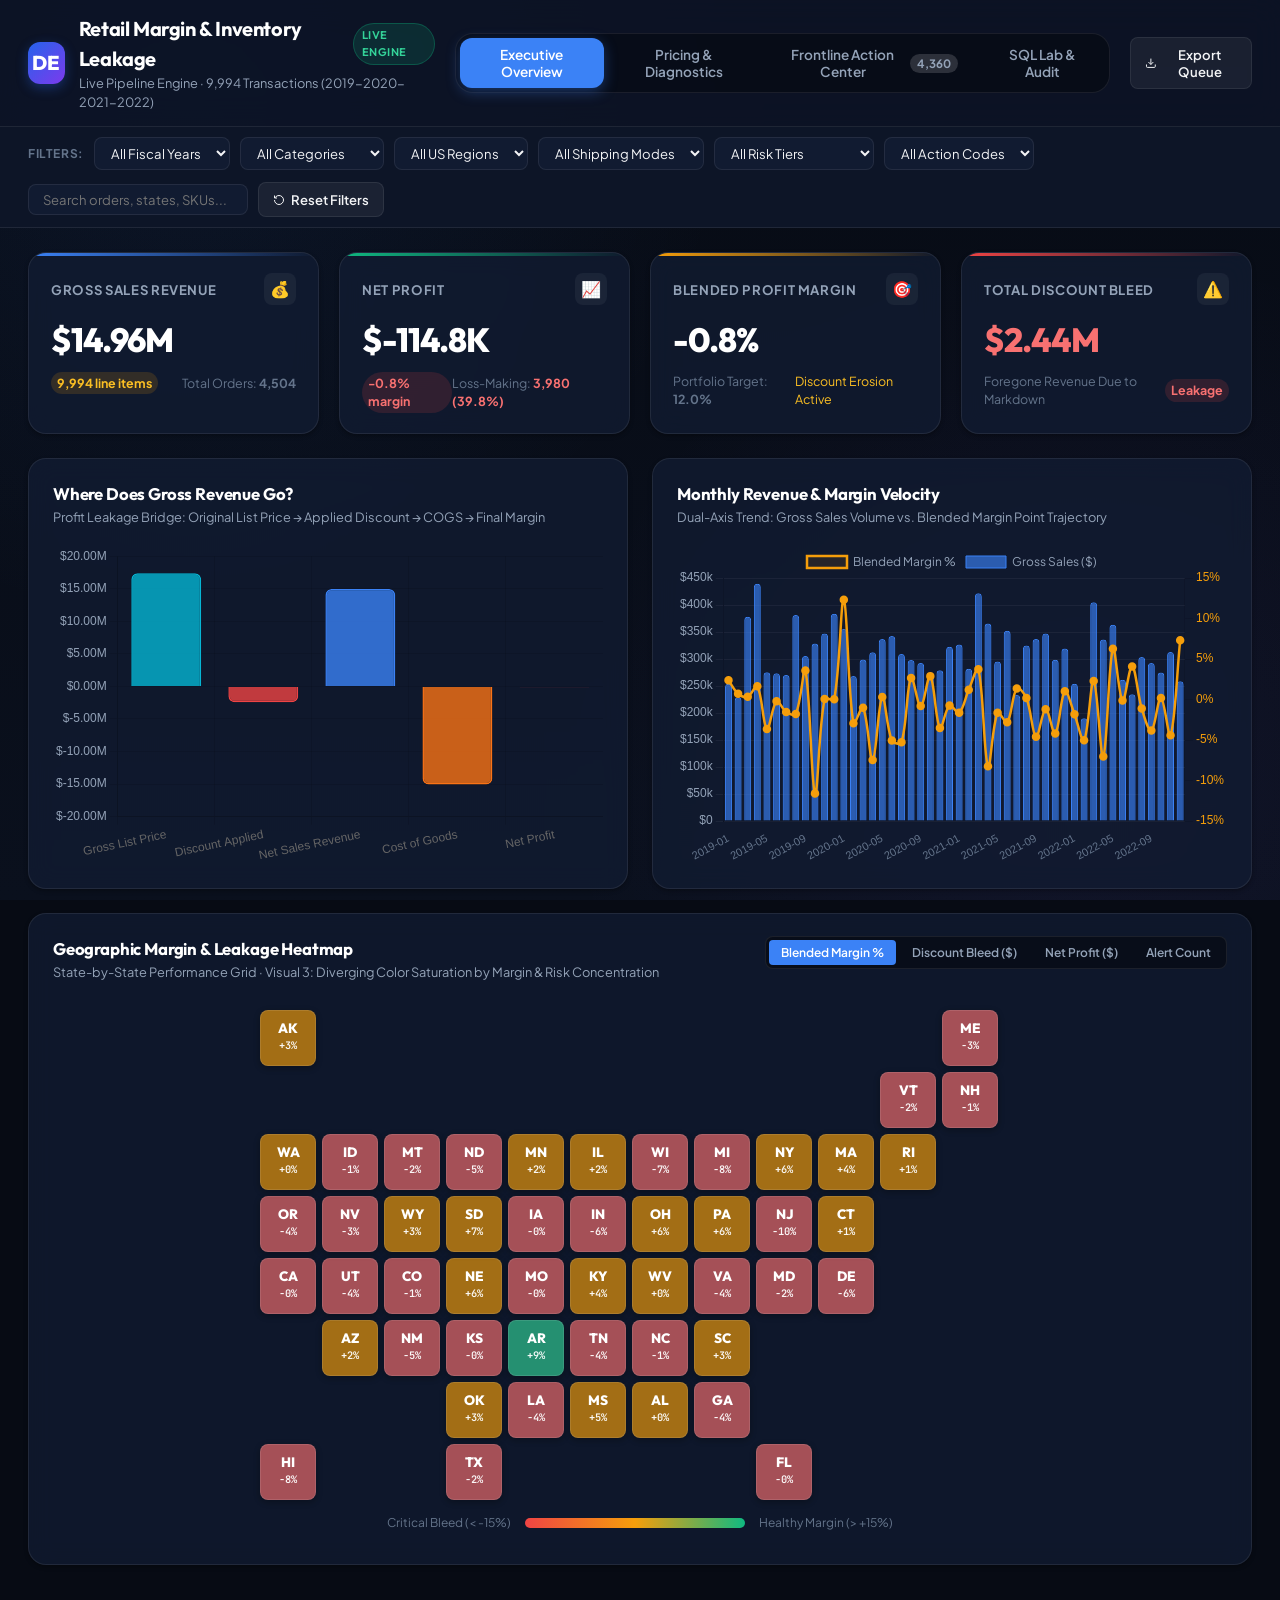
<file: index.html>
<!DOCTYPE html>
<html lang="en">
<head>
  <meta charset="UTF-8">
  <meta http-equiv="refresh" content="0; url=dashboard/index.html">
  <meta name="viewport" content="width=device-width, initial-scale=1.0">
  <title>Retail Margin &amp; Inventory Leakage — Live Decision Engine</title>
  <script>
    window.location.replace("dashboard/index.html");
  </script>
  <style>
    body {
      font-family: -apple-system, BlinkMacSystemFont, "Segoe UI", Roboto, sans-serif;
      background: #0f172a;
      color: #f8fafc;
      display: flex;
      align-items: center;
      justify-content: center;
      height: 100vh;
      margin: 0;
      text-align: center;
    }
    .card {
      background: #1e293b;
      padding: 2.5rem 3rem;
      border-radius: 12px;
      border: 1px solid #334155;
      box-shadow: 0 10px 25px -5px rgba(0, 0, 0, 0.4);
    }
    h1 {
      font-size: 1.5rem;
      margin-bottom: 0.5rem;
    }
    p {
      color: #94a3b8;
      margin-bottom: 1.5rem;
    }
    a {
      display: inline-block;
      background: #3b82f6;
      color: #ffffff;
      padding: 0.75rem 1.5rem;
      border-radius: 6px;
      text-decoration: none;
      font-weight: 500;
      transition: background 0.2s;
    }
    a:hover {
      background: #2563eb;
    }
  </style>
</head>
<body>
  <div class="card">
    <h1>Retail Margin &amp; Inventory Leakage</h1>
    <p>Redirecting to the Decision Engine Dashboard...</p>
    <a href="dashboard/index.html">Click here if not redirected automatically</a>
  </div>
</body>
</html>
</file>
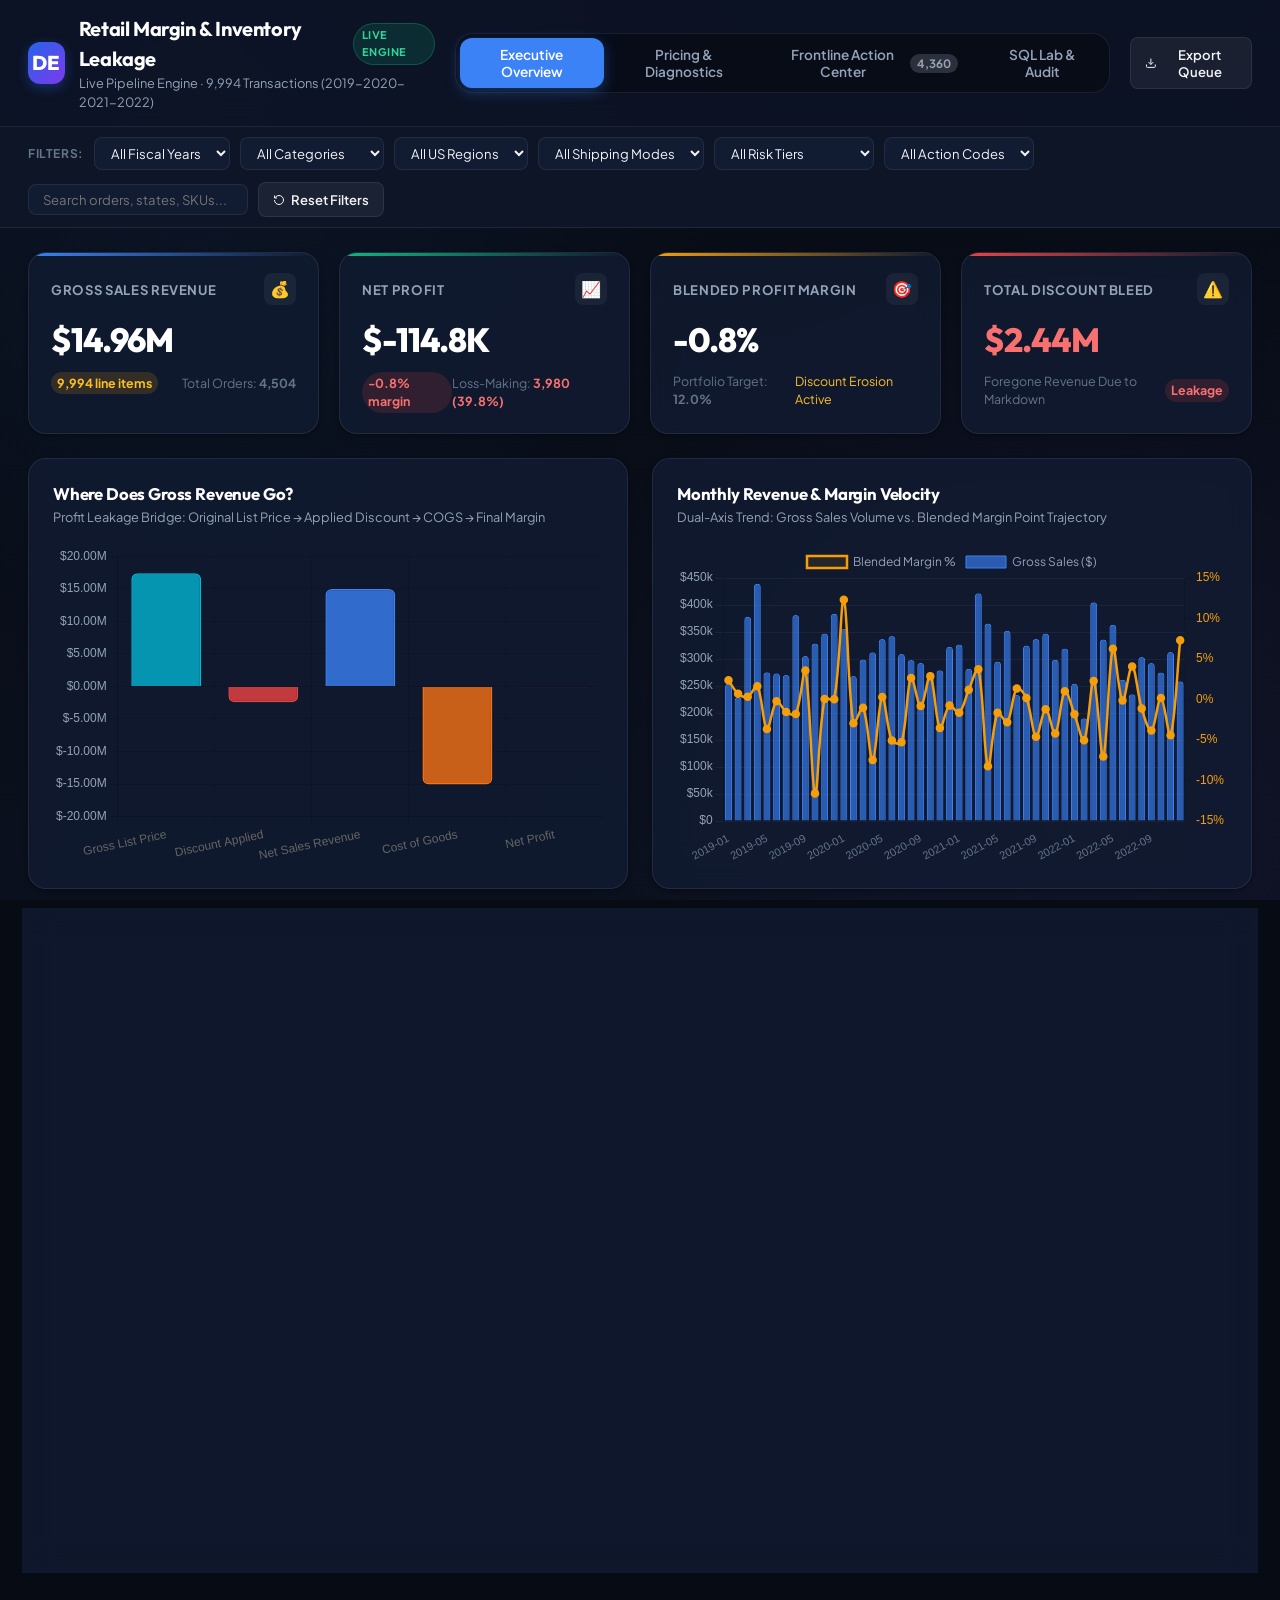
<file: dashboard/index.html>
<!DOCTYPE html>
<html lang="en">
<head>
  <meta charset="UTF-8">
  <meta name="viewport" content="width=device-width, initial-scale=1.0">
  <meta name="description" content="Retail Margin & Inventory Leakage: A Last-Mile Decision Engine interactive operational dashboard.">
  <title>Retail Margin &amp; Inventory Leakage — Decision Engine Dashboard</title>
  <link rel="stylesheet" href="css/style.css">
  <link rel="icon" href="data:image/svg+xml,<svg xmlns=%22http://www.w3.org/2000/svg%22 viewBox=%220 0 100 100%22><text y=%22.9em%22 font-size=%2290%22>📊</text></svg>">
</head>
<body>

  <!-- Top Sticky Header -->
  <header class="app-header">
    <div class="header-container">
      <div class="brand-section">
        <div class="brand-badge">DE</div>
        <div class="brand-titles">
          <h1 id="app-title">
            Retail Margin &amp; Inventory Leakage
            <span class="status-badge" id="pipeline-status">Live Engine</span>
          </h1>
          <p id="last-updated-text">A Last-Mile Operational Decision Engine · 9,994 Transaction Records</p>
        </div>
      </div>

      <!-- Main Navigation Tabs -->
      <nav class="nav-tabs" aria-label="Dashboard views">
        <button class="tab-btn active" id="tab-btn-exec" data-tab="tab-executive">
          <span>Executive Overview</span>
        </button>
        <button class="tab-btn" id="tab-btn-cat" data-tab="tab-category">
          <span>Pricing &amp; Diagnostics</span>
        </button>
        <button class="tab-btn" id="tab-btn-ops" data-tab="tab-operations">
          <span>Frontline Action Center</span>
          <span class="tab-pill" id="nav-alert-count">0</span>
        </button>
        <button class="tab-btn" id="tab-btn-sql" data-tab="tab-sql">
          <span>SQL Lab &amp; Audit</span>
        </button>
      </nav>

      <div class="header-actions">
        <button class="btn-secondary" id="btn-export-alerts" title="Export Action Queue to CSV">
          <svg width="14" height="14" viewBox="0 0 24 24" fill="none" stroke="currentColor" stroke-width="2"><path d="M21 15v4a2 2 0 0 1-2 2H5a2 2 0 0 1-2-2v-4"></path><polyline points="7 10 12 15 17 10"></polyline><line x1="12" y1="15" x2="12" y2="3"></line></svg>
          Export Queue
        </button>
      </div>
    </div>
  </header>

  <!-- Interactive Global Filter Bar -->
  <section class="filter-bar" aria-label="Filters">
    <div class="filter-container">
      <div class="filter-group">
        <span class="filter-label">Filters:</span>

        <!-- Fiscal Year Slicer -->
        <select class="filter-select" id="filter-year" aria-label="Filter by Fiscal Year">
          <option value="ALL">All Fiscal Years</option>
          <option value="2022">FY 2022</option>
          <option value="2021">FY 2021</option>
          <option value="2020">FY 2020</option>
          <option value="2019">FY 2019</option>
        </select>

        <!-- Category Slicer -->
        <select class="filter-select" id="filter-category" aria-label="Filter by Category">
          <option value="ALL">All Categories</option>
          <option value="Furniture">Furniture</option>
          <option value="Technology">Technology</option>
          <option value="Office Supplies">Office Supplies</option>
        </select>

        <!-- Region Slicer -->
        <select class="filter-select" id="filter-region" aria-label="Filter by Region">
          <option value="ALL">All US Regions</option>
          <option value="West">West</option>
          <option value="East">East</option>
          <option value="Central">Central</option>
          <option value="South">South</option>
        </select>

        <!-- Ship Mode Slicer -->
        <select class="filter-select" id="filter-shipmode" aria-label="Filter by Shipping Mode">
          <option value="ALL">All Shipping Modes</option>
          <option value="Same Day">Same Day</option>
          <option value="First Class">First Class</option>
          <option value="Second Class">Second Class</option>
          <option value="Standard Class">Standard Class</option>
        </select>

        <!-- Alert Priority Slicer -->
        <select class="filter-select" id="filter-priority" aria-label="Filter by Alert Priority">
          <option value="ALL">All Risk Tiers</option>
          <option value="ALERT_ONLY">Active Alerts Only</option>
          <option value="1">Priority 1 (Urgent)</option>
          <option value="2">Priority 2 (High)</option>
          <option value="3">Priority 3 (Medium)</option>
          <option value="4">Priority 4 (Low)</option>
        </select>

        <!-- Action Code Slicer -->
        <select class="filter-select" id="filter-action" aria-label="Filter by Action Code">
          <option value="ALL">All Action Codes</option>
          <option value="FREEZE_DISCOUNT">Freeze Discount</option>
          <option value="AUDIT_FREIGHT">Audit Freight</option>
          <option value="URGENT_RESTOCK">Urgent Restock</option>
        </select>
      </div>

      <div class="filter-group">
        <input type="text" class="search-input" id="filter-search" placeholder="Search orders, states, SKUs..." aria-label="Search alerts and orders">
        <button class="btn-secondary" id="btn-reset-filters" title="Reset all filters to defaults">
          <svg width="12" height="12" viewBox="0 0 24 24" fill="none" stroke="currentColor" stroke-width="2"><path d="M3 12a9 9 0 1 0 9-9 9.75 9.75 0 0 0-6.74 2.74L3 8"></path><path d="M3 3v5h5"></path></svg>
          Reset Filters
        </button>
      </div>
    </div>

    <!-- Active Filter Tags / Chips -->
    <div class="active-chips-bar" id="active-filter-chips" style="display: none;"></div>
  </section>

  <!-- Main Workspace -->
  <main class="app-main">

    <!-- TAB 1: EXECUTIVE MARGIN & REVENUE HEALTH -->
    <div class="tab-content active" id="tab-executive">
      
      <!-- Primary KPI Row -->
      <div class="kpi-grid">
        <div class="kpi-card" style="--accent-color: var(--blue-500);">
          <div class="kpi-header">
            <span class="kpi-title">Gross Sales Revenue</span>
            <div class="kpi-icon">💰</div>
          </div>
          <div class="kpi-value" id="kpi-gross-sales">$0</div>
          <div class="kpi-footer">
            <span class="kpi-delta positive" id="delta-sales">+0.0% YoY</span>
            <span>Total Orders: <strong id="metric-total-orders">0</strong></span>
          </div>
        </div>

        <div class="kpi-card" style="--accent-color: var(--teal-500);">
          <div class="kpi-header">
            <span class="kpi-title">Net Profit</span>
            <div class="kpi-icon">📈</div>
          </div>
          <div class="kpi-value" id="kpi-net-profit">$0</div>
          <div class="kpi-footer">
            <span class="kpi-delta positive" id="delta-margin">+0.0 pp YoY</span>
            <span>Loss-Making: <strong id="metric-loss-orders" style="color: var(--rose-400);">0</strong></span>
          </div>
        </div>

        <div class="kpi-card" style="--accent-color: var(--amber-500);">
          <div class="kpi-header">
            <span class="kpi-title">Blended Profit Margin</span>
            <div class="kpi-icon">🎯</div>
          </div>
          <div class="kpi-value" id="kpi-margin-pct">0.0%</div>
          <div class="kpi-footer">
            <span>Portfolio Target: <strong>12.0%</strong></span>
            <span style="color: var(--amber-400);">Discount Erosion Active</span>
          </div>
        </div>

        <div class="kpi-card" style="--accent-color: var(--rose-500);">
          <div class="kpi-header">
            <span class="kpi-title">Total Discount Bleed</span>
            <div class="kpi-icon">⚠️</div>
          </div>
          <div class="kpi-value" id="kpi-discount-loss" style="color: var(--rose-400);">$0</div>
          <div class="kpi-footer">
            <span>Foregone Revenue Due to Markdown</span>
            <span class="kpi-delta negative">Leakage</span>
          </div>
        </div>
      </div>

      <!-- Visual 2 & Visual 4: Waterfall & Monthly Trend -->
      <div class="visuals-row">
        <!-- Visual 2: Profit Leakage Waterfall -->
        <div class="visual-card">
          <div class="visual-header">
            <div class="visual-title">
              <h3>Where Does Gross Revenue Go?</h3>
              <p>Profit Leakage Bridge: Original List Price → Applied Discount → COGS → Final Margin</p>
            </div>
          </div>
          <div class="chart-container">
            <canvas id="chart-waterfall"></canvas>
          </div>
        </div>

        <!-- Visual 4: Dual-Axis Revenue & Margin Over Time -->
        <div class="visual-card">
          <div class="visual-header">
            <div class="visual-title">
              <h3>Monthly Revenue &amp; Margin Velocity</h3>
              <p>Dual-Axis Trend: Gross Sales Volume vs. Blended Margin Point Trajectory</p>
            </div>
          </div>
          <div class="chart-container">
            <canvas id="chart-monthly-trend"></canvas>
          </div>
        </div>
      </div>

      <!-- Visual 3: Geographic State Margin Health Cartogram Heatmap -->
      <div class="visual-card visuals-full">
        <div class="visual-header">
          <div class="visual-title">
            <h3>Geographic Margin &amp; Leakage Heatmap</h3>
            <p>State-by-State Performance Grid · Visual 3: Diverging Color Saturation by Margin &amp; Risk Concentration</p>
          </div>
          <div class="metric-toggle-group" id="state-heatmap-toggles">
            <button class="metric-toggle-btn active" data-metric="margin_pct">Blended Margin %</button>
            <button class="metric-toggle-btn" data-metric="discount_bleed">Discount Bleed ($)</button>
            <button class="metric-toggle-btn" data-metric="profit">Net Profit ($)</button>
            <button class="metric-toggle-btn" data-metric="alert_count">Alert Count</button>
          </div>
        </div>

        <div class="state-cartogram-wrapper">
          <div class="state-cartogram-grid" id="state-cartogram-container">
            <!-- Rendered dynamically by app.js -->
          </div>
          <div class="heatmap-legend-bar">
            <span>Critical Bleed (&lt; -15%)</span>
            <div class="legend-gradient-strip"></div>
            <span>Healthy Margin (&gt; +15%)</span>
          </div>
        </div>
      </div>

    </div>

    <!-- TAB 2: CATEGORY & PRICING DIAGNOSTICS -->
    <div class="tab-content" id="tab-category">
      
      <!-- Visual 5 & Visual 6: Quadrant Scatter & Sub-Category Ranking -->
      <div class="visuals-row">
        <!-- Visual 5: Pricing Quadrant Scatter -->
        <div class="visual-card">
          <div class="visual-header">
            <div class="visual-title">
              <h3>The Pricing Quadrant: Discount Rate vs. Margin %</h3>
              <p>Bubble size = Gross Revenue. Identifies structural discount traps vs. stars.</p>
            </div>
          </div>
          <div class="chart-container">
            <canvas id="chart-pricing-quadrant"></canvas>
          </div>
          
          <div class="quadrant-legend-grid">
            <div class="quadrant-item star"><strong>★ STAR</strong><br>Low Disc &lt; 20% | High Margin</div>
            <div class="quadrant-item monitor"><strong>◉ MONITOR</strong><br>High Disc ≥ 20% | Profitable</div>
            <div class="quadrant-item investigate"><strong>▲ INVESTIGATE</strong><br>Low Disc &lt; 20% | Loss Leader</div>
            <div class="quadrant-item danger"><strong>✖ DANGER ZONE</strong><br>High Disc ≥ 20% | Severe Bleed</div>
          </div>
        </div>

        <!-- Visual 6: Sub-Category Profit Ranking -->
        <div class="visual-card">
          <div class="visual-header">
            <div class="visual-title">
              <h3>Sub-Category Net Profit Contribution</h3>
              <p>Loss Leaders Highlighted (Tables, Bookcases, Supplies driving majority of leakage)</p>
            </div>
          </div>
          <div class="chart-container">
            <canvas id="chart-category-ranking"></canvas>
          </div>
        </div>
      </div>

      <!-- Visual 7: Sub-Category x Region Cross-Dimensional Profitability Heatmap -->
      <div class="visual-card visuals-full" style="margin-top: 24px;">
        <div class="visual-header">
          <div class="visual-title">
            <h3>Cross-Dimensional Heatmap: Sub-Category × Region Profitability</h3>
            <p>Visual 7: Identifies geographic cluster anomalies (e.g. Tables in Central, Bookcases in East)</p>
          </div>
          <div class="metric-toggle-group" id="subcat-heatmap-toggles">
            <button class="metric-toggle-btn active" data-metric="margin_pct">Margin %</button>
            <button class="metric-toggle-btn" data-metric="profit">Net Profit ($)</button>
            <button class="metric-toggle-btn" data-metric="sales">Gross Sales ($)</button>
            <button class="metric-toggle-btn" data-metric="avg_discount">Avg Discount %</button>
          </div>
        </div>

        <div class="heatmap-table-wrapper" id="subcat-heatmap-container">
          <!-- Rendered dynamically by app.js -->
        </div>
        <div class="heatmap-legend-bar">
          <span>High Loss / Margin Erosion</span>
          <div class="legend-gradient-strip"></div>
          <span>High Profit / Expanding Margin</span>
        </div>
      </div>

    </div>

    <!-- TAB 3: FRONTLINE ACTION CENTER -->
    <div class="tab-content" id="tab-operations">
      
      <!-- Operations KPI Summary -->
      <div class="kpi-grid">
        <div class="kpi-card" style="--accent-color: var(--purple-500);">
          <div class="kpi-header">
            <span class="kpi-title">Freeze Discount Alerts</span>
            <div class="kpi-icon">🛑</div>
          </div>
          <div class="kpi-value" id="op-kpi-freeze">0</div>
          <div class="kpi-footer">
            <span>Owner: <strong>Category Manager</strong></span>
            <span>SLA: <strong>4 hrs</strong></span>
          </div>
        </div>

        <div class="kpi-card" style="--accent-color: var(--cyan-500);">
          <div class="kpi-header">
            <span class="kpi-title">Audit Freight Alerts</span>
            <div class="kpi-icon">🚚</div>
          </div>
          <div class="kpi-value" id="op-kpi-audit">0</div>
          <div class="kpi-footer">
            <span>Owner: <strong>Logistics Lead</strong></span>
            <span>SLA: <strong>2-8 hrs</strong></span>
          </div>
        </div>

        <div class="kpi-card" style="--accent-color: var(--amber-500);">
          <div class="kpi-header">
            <span class="kpi-title">Urgent Restock / High-Vol</span>
            <div class="kpi-icon">📦</div>
          </div>
          <div class="kpi-value" id="op-kpi-restock">0</div>
          <div class="kpi-footer">
            <span>Owner: <strong>Store Operations</strong></span>
            <span>SLA: <strong>24 hrs</strong></span>
          </div>
        </div>

        <div class="kpi-card" style="--accent-color: var(--rose-500);">
          <div class="kpi-header">
            <span class="kpi-title">Total Revenue at Risk</span>
            <div class="kpi-icon">⚡</div>
          </div>
          <div class="kpi-value" id="op-kpi-revenue-risk" style="color: var(--rose-400);">$0</div>
          <div class="kpi-footer">
            <span>Orders Requiring Immediate Action</span>
            <span class="kpi-delta negative">Action Required</span>
          </div>
        </div>
      </div>

      <!-- Visual 8 & Visual 9: Heatmap & Histogram -->
      <div class="visuals-row">
        <!-- Visual 8: Fulfillment Delay Heatmap -->
        <div class="visual-card">
          <div class="visual-header">
            <div class="visual-title">
              <h3>Fulfillment Bottleneck Matrix</h3>
              <p>Average Shipping Duration (Days) &amp; Carrier SLA Breaches by Region × Ship Mode</p>
            </div>
          </div>
          <div class="heatmap-table-wrapper" id="heatmap-container">
            <!-- Rendered by app.js -->
          </div>
        </div>

        <!-- Visual 9: Fulfillment Lag Distribution Histogram -->
        <div class="visual-card">
          <div class="visual-header">
            <div class="visual-title">
              <h3>Fulfillment Lag Distribution</h3>
              <p>SLA Breach Frequency Breakdown Across All 9,994 Transaction Shipments</p>
            </div>
          </div>
          <div class="chart-container">
            <canvas id="chart-fulfillment-lag"></canvas>
          </div>
        </div>
      </div>

      <!-- Visual 10: Frontline Action Queue Table -->
      <div class="visual-card visuals-full">
        <div class="visual-header">
          <div class="visual-title">
            <h3>Frontline Action Queue</h3>
            <p>Prioritized by Risk Score &amp; Impact · Click any row for prescriptive remediation</p>
          </div>
          <span class="status-badge" id="queue-count-badge">Loading queue...</span>
        </div>

        <div class="data-table-wrapper" style="max-height: 480px;">
          <table class="data-table" id="alert-queue-table">
            <thead>
              <tr>
                <th>Priority</th>
                <th>Order ID</th>
                <th>Action Code</th>
                <th>Category</th>
                <th>Sub-Category</th>
                <th>Region</th>
                <th>Sales</th>
                <th>Profit</th>
                <th>Margin %</th>
                <th>Assigned Owner / SLA</th>
              </tr>
            </thead>
            <tbody id="alert-queue-tbody">
              <!-- Rendered by app.js -->
            </tbody>
          </table>
        </div>
      </div>

    </div>

    <!-- TAB 4: SQL LAB & AUDIT -->
    <div class="tab-content" id="tab-sql">
      <div class="visual-card visuals-full">
        <div class="visual-header">
          <div class="visual-title">
            <h3>Module 2: Analytical SQL Query Lab &amp; Audit Trail</h3>
            <p>Direct outputs from SQLite ANSI queries (CTEs, Window Partitioning, NTILE Deciles, and YoY LAG)</p>
          </div>
        </div>
        
        <div id="sql-queries-container">
          <!-- Rendered by app.js -->
        </div>
      </div>
    </div>

  </main>

  <!-- Order Deep Dive Modal Drawer -->
  <div class="modal-overlay" id="order-modal">
    <div class="modal-content">
      <div class="modal-header">
        <div>
          <span style="font-size: 0.75rem; text-transform: uppercase; color: var(--text-muted); font-weight: 700;">Order Inspection</span>
          <h3 id="modal-order-id">CA-XXXX-XXXXXX</h3>
        </div>
        <button class="btn-close" id="modal-close-btn" aria-label="Close modal">&times;</button>
      </div>

      <div class="modal-body">
        <div class="order-meta-grid">
          <div class="meta-box">
            <div class="label">Product / Sub-Category</div>
            <div class="val" id="modal-product" style="font-size: 0.95rem; white-space: normal;">-</div>
          </div>
          <div class="meta-box">
            <div class="label">Prescriptive Action</div>
            <div class="val" id="modal-action" style="color: var(--purple-400);">-</div>
          </div>
          <div class="meta-box">
            <div class="label">Gross Sales / Revenue</div>
            <div class="val" id="modal-sales">-</div>
          </div>
          <div class="meta-box">
            <div class="label">Net Profit / Margin %</div>
            <div class="val" id="modal-profit" style="color: var(--rose-400);">-</div>
          </div>
          <div class="meta-box">
            <div class="label">Applied Markdown Discount</div>
            <div class="val" id="modal-discount">-</div>
          </div>
          <div class="meta-box">
            <div class="label">Accountable Owner &amp; SLA</div>
            <div class="val" id="modal-owner" style="font-size: 0.9rem;">-</div>
          </div>
        </div>

        <div style="margin-bottom: 14px;">
          <span style="font-size: 0.72rem; text-transform: uppercase; color: var(--text-muted); font-weight: 700;">Triggered Risk Rules:</span>
          <div id="modal-rules-list" style="margin-top: 6px;"></div>
        </div>

        <div class="rationale-callout">
          <strong>Operational Rationale:</strong>
          <p id="modal-rationale" style="margin-top: 4px;">-</p>
        </div>
      </div>

      <div class="modal-footer">
        <button class="btn-secondary" onclick="document.getElementById('order-modal').classList.remove('open')">Close</button>
        <button class="btn-primary" id="modal-ack-btn">Acknowledge &amp; Dispatch Task</button>
      </div>
    </div>
  </div>

  <!-- Scripts (Local Chart.js, Charts Logic, App Controller) -->
  <script src="js/chart.min.js"></script>
  <script src="js/charts.js"></script>
  <script src="js/app.js"></script>
</body>
</html>
</file>
<file: dashboard/css/style.css>
/* ==========================================================================
   Retail Margin & Inventory Leakage — Operational Decision Engine Dashboard
   Modern, Dark Mode, Glassmorphic Styling System
   ========================================================================== */

@import url('https://fonts.googleapis.com/css2?family=Outfit:wght@400;500;600;700;800&family=Plus+Jakarta+Sans:wght@400;500;600;700&family=JetBrains+Mono:wght@400;500;600&display=swap');

:root {
  --font-display: 'Outfit', -apple-system, BlinkMacSystemFont, sans-serif;
  --font-body: 'Plus Jakarta Sans', -apple-system, BlinkMacSystemFont, sans-serif;
  --font-mono: 'JetBrains Mono', monospace;

  /* Color Palette */
  --bg-darkest: #070B14;
  --bg-primary: #0D1527;
  --bg-card: rgba(18, 28, 51, 0.75);
  --bg-card-hover: rgba(26, 40, 71, 0.85);
  --bg-card-elevated: #16223B;
  --bg-glass: rgba(13, 21, 39, 0.85);
  
  --border-subtle: rgba(255, 255, 255, 0.08);
  --border-focus: rgba(59, 130, 246, 0.4);
  --border-glow: rgba(56, 189, 248, 0.25);

  --text-main: #F3F4F6;
  --text-secondary: #94A3B8;
  --text-muted: #64748B;
  --text-highlight: #FFFFFF;

  /* Semantic Accents */
  --teal-500: #10B981;
  --teal-400: #34D399;
  --teal-glow: rgba(16, 185, 129, 0.15);

  --rose-500: #EF4444;
  --rose-400: #F87171;
  --rose-glow: rgba(239, 68, 68, 0.15);

  --amber-500: #F59E0B;
  --amber-400: #FBBF24;
  --amber-glow: rgba(245, 158, 11, 0.15);

  --blue-500: #3B82F6;
  --blue-400: #60A5FA;
  --blue-glow: rgba(59, 130, 246, 0.15);

  --purple-500: #8B5CF6;
  --purple-400: #A78BFA;
  --purple-glow: rgba(139, 92, 246, 0.15);

  --cyan-500: #06B6D4;
  --cyan-400: #22D3EE;

  /* Shadows */
  --shadow-sm: 0 2px 4px rgba(0, 0, 0, 0.3);
  --shadow-md: 0 8px 24px rgba(0, 0, 0, 0.4);
  --shadow-lg: 0 16px 40px rgba(0, 0, 0, 0.6);
  --shadow-glow: 0 0 25px rgba(59, 130, 246, 0.15);

  --radius-sm: 8px;
  --radius-md: 12px;
  --radius-lg: 18px;
  --radius-pill: 9999px;

  --transition-fast: 0.15s cubic-bezier(0.4, 0, 0.2, 1);
  --transition-normal: 0.25s cubic-bezier(0.4, 0, 0.2, 1);
}

* {
  box-sizing: border-box;
  margin: 0;
  padding: 0;
}

body {
  font-family: var(--font-body);
  background-color: var(--bg-darkest);
  background-image: 
    radial-gradient(circle at 15% 10%, rgba(59, 130, 246, 0.08) 0%, transparent 40%),
    radial-gradient(circle at 85% 85%, rgba(139, 92, 246, 0.06) 0%, transparent 40%),
    linear-gradient(180deg, #070B14 0%, #0A101D 100%);
  background-attachment: fixed;
  color: var(--text-main);
  line-height: 1.5;
  min-height: 100vh;
  -webkit-font-smoothing: antialiased;
}

/* Custom Scrollbar */
::-webkit-scrollbar {
  width: 8px;
  height: 8px;
}
::-webkit-scrollbar-track {
  background: var(--bg-primary);
}
::-webkit-scrollbar-thumb {
  background: rgba(255, 255, 255, 0.18);
  border-radius: var(--radius-pill);
}
::-webkit-scrollbar-thumb:hover {
  background: rgba(255, 255, 255, 0.3);
}

/* Header & Navigation */
.app-header {
  position: sticky;
  top: 0;
  z-index: 100;
  background: var(--bg-glass);
  backdrop-filter: blur(16px);
  -webkit-backdrop-filter: blur(16px);
  border-bottom: 1px solid var(--border-subtle);
  padding: 14px 28px;
}

.header-container {
  max-width: 1600px;
  margin: 0 auto;
  display: flex;
  align-items: center;
  justify-content: space-between;
  gap: 20px;
}

.brand-section {
  display: flex;
  align-items: center;
  gap: 14px;
}

.brand-badge {
  background: linear-gradient(135deg, #2563EB, #7C3AED);
  color: white;
  width: 42px;
  height: 42px;
  border-radius: var(--radius-md);
  display: flex;
  align-items: center;
  justify-content: center;
  font-family: var(--font-display);
  font-weight: 800;
  font-size: 20px;
  box-shadow: 0 4px 12px rgba(37, 99, 235, 0.35);
}

.brand-titles h1 {
  font-family: var(--font-display);
  font-size: 1.25rem;
  font-weight: 700;
  letter-spacing: -0.02em;
  color: var(--text-highlight);
  display: flex;
  align-items: center;
  gap: 10px;
}

.status-badge {
  font-size: 0.7rem;
  font-weight: 600;
  text-transform: uppercase;
  letter-spacing: 0.05em;
  padding: 3px 8px;
  border-radius: var(--radius-pill);
  background: rgba(16, 185, 129, 0.15);
  color: var(--teal-400);
  border: 1px solid rgba(16, 185, 129, 0.3);
}

.brand-titles p {
  font-size: 0.8rem;
  color: var(--text-secondary);
}

/* Nav Tabs */
.nav-tabs {
  display: flex;
  background: rgba(7, 11, 20, 0.7);
  padding: 4px;
  border-radius: var(--radius-lg);
  border: 1px solid var(--border-subtle);
  gap: 4px;
}

.tab-btn {
  background: transparent;
  border: none;
  color: var(--text-secondary);
  font-family: var(--font-body);
  font-size: 0.85rem;
  font-weight: 600;
  padding: 8px 18px;
  border-radius: var(--radius-md);
  cursor: pointer;
  transition: all var(--transition-fast);
  display: flex;
  align-items: center;
  gap: 8px;
}

.tab-btn:hover {
  color: var(--text-main);
  background: rgba(255, 255, 255, 0.05);
}

.tab-btn.active {
  background: var(--blue-500);
  color: #FFFFFF;
  box-shadow: 0 4px 14px rgba(59, 130, 246, 0.35);
}

.tab-pill {
  font-size: 0.72rem;
  padding: 2px 7px;
  border-radius: var(--radius-pill);
  background: rgba(255, 255, 255, 0.15);
  font-weight: 700;
}

.header-actions {
  display: flex;
  align-items: center;
  gap: 12px;
}

.btn-secondary {
  background: rgba(255, 255, 255, 0.06);
  border: 1px solid var(--border-subtle);
  color: var(--text-main);
  font-family: var(--font-body);
  font-size: 0.82rem;
  font-weight: 600;
  padding: 8px 14px;
  border-radius: var(--radius-sm);
  cursor: pointer;
  display: flex;
  align-items: center;
  gap: 6px;
  transition: all var(--transition-fast);
}

.btn-secondary:hover {
  background: rgba(255, 255, 255, 0.12);
  border-color: rgba(255, 255, 255, 0.2);
}

/* Slicers & Global Filter Bar */
.filter-bar {
  background: var(--bg-primary);
  border-bottom: 1px solid var(--border-subtle);
  padding: 10px 28px;
}

.filter-container {
  max-width: 1600px;
  margin: 0 auto;
  display: flex;
  align-items: center;
  justify-content: space-between;
  flex-wrap: wrap;
  gap: 12px;
}

.filter-group {
  display: flex;
  align-items: center;
  gap: 10px;
  flex-wrap: wrap;
}

.filter-label {
  font-size: 0.75rem;
  text-transform: uppercase;
  letter-spacing: 0.05em;
  font-weight: 700;
  color: var(--text-muted);
}

.filter-select {
  background: rgba(18, 28, 51, 0.9);
  border: 1px solid var(--border-subtle);
  color: var(--text-main);
  padding: 6px 12px;
  border-radius: var(--radius-sm);
  font-family: var(--font-body);
  font-size: 0.82rem;
  outline: none;
  cursor: pointer;
  transition: border-color var(--transition-fast);
}

.filter-select:focus {
  border-color: var(--blue-500);
}

.search-input {
  background: rgba(18, 28, 51, 0.9);
  border: 1px solid var(--border-subtle);
  color: var(--text-main);
  padding: 6px 14px;
  border-radius: var(--radius-sm);
  font-family: var(--font-body);
  font-size: 0.82rem;
  outline: none;
  min-width: 220px;
}

.search-input:focus {
  border-color: var(--blue-500);
}

/* Active Filter Chips */
.active-chips-bar {
  max-width: 1600px;
  margin: 10px auto 0;
  display: flex;
  align-items: center;
  gap: 8px;
  flex-wrap: wrap;
  padding-top: 8px;
  border-top: 1px dashed rgba(255, 255, 255, 0.08);
}

.filter-chip {
  display: inline-flex;
  align-items: center;
  gap: 6px;
  background: rgba(59, 130, 246, 0.15);
  border: 1px solid rgba(59, 130, 246, 0.35);
  color: #93C5FD;
  font-size: 0.75rem;
  font-weight: 600;
  padding: 3px 8px;
  border-radius: var(--radius-pill);
}

.filter-chip .chip-remove {
  cursor: pointer;
  opacity: 0.7;
  font-size: 14px;
  line-height: 1;
}

.filter-chip .chip-remove:hover {
  opacity: 1;
  color: #FFFFFF;
}

/* Main Workspace Layout */
.app-main {
  max-width: 1600px;
  margin: 0 auto;
  padding: 24px 28px 60px;
}

.tab-content {
  display: none;
  animation: fadeIn 0.3s ease-in-out;
}

.tab-content.active {
  display: block;
}

@keyframes fadeIn {
  from { opacity: 0; transform: translateY(6px); }
  to { opacity: 1; transform: translateY(0); }
}

/* KPI Cards Row */
.kpi-grid {
  display: grid;
  grid-template-columns: repeat(auto-fit, minmax(280px, 1fr));
  gap: 20px;
  margin-bottom: 24px;
}

.kpi-card {
  background: var(--bg-card);
  backdrop-filter: blur(12px);
  border: 1px solid var(--border-subtle);
  border-radius: var(--radius-lg);
  padding: 20px 22px;
  position: relative;
  overflow: hidden;
  box-shadow: var(--shadow-sm);
  transition: transform var(--transition-normal), border-color var(--transition-normal), box-shadow var(--transition-normal);
}

.kpi-card:hover {
  transform: translateY(-2px);
  border-color: var(--border-glow);
  box-shadow: var(--shadow-md);
}

.kpi-card::before {
  content: '';
  position: absolute;
  top: 0;
  left: 0;
  right: 0;
  height: 3px;
  background: linear-gradient(90deg, var(--accent-color, var(--blue-500)), transparent);
}

.kpi-header {
  display: flex;
  align-items: center;
  justify-content: space-between;
  margin-bottom: 10px;
}

.kpi-title {
  font-size: 0.82rem;
  text-transform: uppercase;
  letter-spacing: 0.05em;
  font-weight: 700;
  color: var(--text-secondary);
}

.kpi-icon {
  width: 32px;
  height: 32px;
  border-radius: var(--radius-sm);
  display: flex;
  align-items: center;
  justify-content: center;
  background: rgba(255, 255, 255, 0.05);
  font-size: 16px;
}

.kpi-value {
  font-family: var(--font-display);
  font-size: 2.1rem;
  font-weight: 800;
  letter-spacing: -0.03em;
  color: var(--text-highlight);
  margin-bottom: 6px;
}

.kpi-footer {
  display: flex;
  align-items: center;
  justify-content: space-between;
  font-size: 0.78rem;
  color: var(--text-muted);
}

.kpi-delta {
  display: inline-flex;
  align-items: center;
  gap: 4px;
  font-weight: 700;
  padding: 2px 6px;
  border-radius: var(--radius-pill);
}

.kpi-delta.positive {
  color: var(--teal-400);
  background: var(--teal-glow);
}

.kpi-delta.negative {
  color: var(--rose-400);
  background: var(--rose-glow);
}

.kpi-delta.neutral {
  color: var(--amber-400);
  background: var(--amber-glow);
}

/* Section Grids */
.visuals-row {
  display: grid;
  grid-template-columns: 1fr 1fr;
  gap: 24px;
  margin-bottom: 24px;
}

.visuals-row.one-third-two-thirds {
  grid-template-columns: 1fr 2fr;
}

.visuals-row.two-thirds-one-third {
  grid-template-columns: 2fr 1fr;
}

.visuals-full {
  margin-bottom: 24px;
}

/* Card Visual Containers */
.visual-card {
  background: var(--bg-card);
  backdrop-filter: blur(12px);
  border: 1px solid var(--border-subtle);
  border-radius: var(--radius-lg);
  padding: 22px 24px;
  box-shadow: var(--shadow-sm);
  transition: border-color var(--transition-normal);
}

.visual-card:hover {
  border-color: rgba(255, 255, 255, 0.15);
}

.visual-header {
  display: flex;
  align-items: flex-start;
  justify-content: space-between;
  margin-bottom: 18px;
}

.visual-title h3 {
  font-family: var(--font-display);
  font-size: 1.05rem;
  font-weight: 700;
  letter-spacing: -0.01em;
  color: var(--text-highlight);
}

.visual-title p {
  font-size: 0.8rem;
  color: var(--text-secondary);
  margin-top: 2px;
}

.chart-container {
  position: relative;
  width: 100%;
  height: 320px;
}

.chart-container.tall {
  height: 420px;
}

/* Frontline Heatmap Table */
.heatmap-table-wrapper {
  overflow-x: auto;
}

.heatmap-table {
  width: 100%;
  border-collapse: separate;
  border-spacing: 6px;
  text-align: center;
  font-size: 0.85rem;
}

.heatmap-table th {
  padding: 10px;
  color: var(--text-secondary);
  font-weight: 600;
  font-size: 0.8rem;
  text-transform: uppercase;
  letter-spacing: 0.05em;
}

.heatmap-table td {
  padding: 14px 10px;
  border-radius: var(--radius-sm);
  font-family: var(--font-display);
  font-weight: 700;
  transition: transform var(--transition-fast);
  cursor: pointer;
}

.heatmap-table td:hover {
  transform: scale(1.05);
}

.heatmap-table .row-header {
  text-align: left;
  font-family: var(--font-body);
  font-weight: 600;
  color: var(--text-main);
  background: rgba(255, 255, 255, 0.03);
}

/* Cell color classes */
.cell-optimal { background: rgba(16, 185, 129, 0.2); color: #34D399; border: 1px solid rgba(16, 185, 129, 0.3); }
.cell-acceptable { background: rgba(132, 204, 22, 0.2); color: #A3E635; border: 1px solid rgba(132, 204, 22, 0.3); }
.cell-monitor { background: rgba(245, 158, 11, 0.2); color: #FBBF24; border: 1px solid rgba(245, 158, 11, 0.3); }
.cell-risk { background: rgba(249, 115, 22, 0.25); color: #FB923C; border: 1px solid rgba(249, 115, 22, 0.35); }
.cell-breach { background: rgba(239, 68, 68, 0.3); color: #F87171; border: 1px solid rgba(239, 68, 68, 0.45); }

/* Frontline Action Queue Table */
.data-table-wrapper {
  overflow-x: auto;
  border-radius: var(--radius-md);
  border: 1px solid var(--border-subtle);
}

.data-table {
  width: 100%;
  border-collapse: collapse;
  text-align: left;
  font-size: 0.83rem;
}

.data-table thead {
  background: var(--bg-card-elevated);
}

.data-table th {
  padding: 12px 16px;
  font-weight: 600;
  font-size: 0.75rem;
  text-transform: uppercase;
  letter-spacing: 0.05em;
  color: var(--text-secondary);
  border-bottom: 1px solid var(--border-subtle);
  white-space: nowrap;
}

.data-table td {
  padding: 12px 16px;
  border-bottom: 1px solid rgba(255, 255, 255, 0.04);
  color: var(--text-main);
  white-space: nowrap;
}

.data-table tbody tr {
  transition: background var(--transition-fast);
  cursor: pointer;
}

.data-table tbody tr:hover {
  background: rgba(255, 255, 255, 0.04);
}

.data-table tbody tr.multi-rule-row {
  background: rgba(139, 92, 246, 0.06);
}

.data-table tbody tr.multi-rule-row:hover {
  background: rgba(139, 92, 246, 0.12);
}

/* Action Badges */
.action-badge {
  display: inline-flex;
  align-items: center;
  gap: 6px;
  font-weight: 700;
  font-size: 0.72rem;
  letter-spacing: 0.03em;
  padding: 4px 10px;
  border-radius: var(--radius-pill);
  text-transform: uppercase;
}

.badge-freeze {
  background: rgba(139, 92, 246, 0.2);
  color: var(--purple-400);
  border: 1px solid rgba(139, 92, 246, 0.4);
}

.badge-audit {
  background: rgba(2, 132, 199, 0.2);
  color: var(--cyan-400);
  border: 1px solid rgba(2, 132, 199, 0.4);
}

.badge-restock {
  background: rgba(245, 158, 11, 0.2);
  color: var(--amber-400);
  border: 1px solid rgba(245, 158, 11, 0.4);
}

/* Priority Indicators */
.priority-pill {
  width: 22px;
  height: 22px;
  border-radius: var(--radius-pill);
  display: inline-flex;
  align-items: center;
  justify-content: center;
  font-weight: 800;
  font-size: 0.75rem;
}

.priority-1 { background: rgba(239, 68, 68, 0.2); color: var(--rose-400); border: 1px solid var(--rose-500); }
.priority-2 { background: rgba(249, 115, 22, 0.2); color: #FB923C; border: 1px solid #F97316; }
.priority-3 { background: rgba(245, 158, 11, 0.2); color: var(--amber-400); border: 1px solid var(--amber-500); }
.priority-4 { background: rgba(107, 114, 128, 0.2); color: #9CA3AF; border: 1px solid #6B7280; }

/* Pricing Quadrant Cards */
.quadrant-legend-grid {
  display: grid;
  grid-template-columns: repeat(4, 1fr);
  gap: 12px;
  margin-top: 14px;
}

.quadrant-item {
  padding: 10px 14px;
  border-radius: var(--radius-sm);
  font-size: 0.78rem;
  border: 1px solid var(--border-subtle);
}

.quadrant-item.star { background: rgba(16, 185, 129, 0.1); border-color: rgba(16, 185, 129, 0.25); color: #34D399; }
.quadrant-item.monitor { background: rgba(59, 130, 246, 0.1); border-color: rgba(59, 130, 246, 0.25); color: #60A5FA; }
.quadrant-item.investigate { background: rgba(245, 158, 11, 0.1); border-color: rgba(245, 158, 11, 0.25); color: #FBBF24; }
.quadrant-item.danger { background: rgba(239, 68, 68, 0.1); border-color: rgba(239, 68, 68, 0.25); color: #F87171; }

/* Modal Drawer for Order Deep Dive */
.modal-overlay {
  display: none;
  position: fixed;
  inset: 0;
  background: rgba(0, 0, 0, 0.75);
  backdrop-filter: blur(8px);
  z-index: 200;
  align-items: center;
  justify-content: center;
  padding: 20px;
}

.modal-overlay.open {
  display: flex;
}

.modal-content {
  background: var(--bg-card-elevated);
  border: 1px solid rgba(255, 255, 255, 0.15);
  border-radius: var(--radius-lg);
  max-width: 680px;
  width: 100%;
  box-shadow: var(--shadow-lg);
  overflow: hidden;
  animation: modalScale 0.25s cubic-bezier(0.4, 0, 0.2, 1);
}

@keyframes modalScale {
  from { opacity: 0; transform: scale(0.95); }
  to { opacity: 1; transform: scale(1); }
}

.modal-header {
  padding: 20px 24px;
  border-bottom: 1px solid var(--border-subtle);
  display: flex;
  align-items: center;
  justify-content: space-between;
}

.modal-header h3 {
  font-family: var(--font-display);
  font-size: 1.2rem;
  font-weight: 700;
  color: var(--text-highlight);
}

.btn-close {
  background: transparent;
  border: none;
  color: var(--text-secondary);
  font-size: 20px;
  cursor: pointer;
  padding: 4px;
}

.modal-body {
  padding: 24px;
}

.order-meta-grid {
  display: grid;
  grid-template-columns: repeat(2, 1fr);
  gap: 16px;
  margin-bottom: 20px;
}

.meta-box {
  background: rgba(0, 0, 0, 0.25);
  padding: 12px 14px;
  border-radius: var(--radius-sm);
  border: 1px solid var(--border-subtle);
}

.meta-box .label {
  font-size: 0.72rem;
  text-transform: uppercase;
  color: var(--text-muted);
  font-weight: 600;
}

.meta-box .val {
  font-family: var(--font-display);
  font-size: 1.1rem;
  font-weight: 700;
  color: var(--text-highlight);
  margin-top: 2px;
}

.rationale-callout {
  background: rgba(239, 68, 68, 0.1);
  border-left: 4px solid var(--rose-500);
  padding: 14px 16px;
  border-radius: 0 var(--radius-sm) var(--radius-sm) 0;
  font-size: 0.85rem;
  color: #FECACA;
  margin-bottom: 20px;
  line-height: 1.6;
}

.modal-footer {
  padding: 16px 24px;
  border-top: 1px solid var(--border-subtle);
  display: flex;
  align-items: center;
  justify-content: flex-end;
  gap: 12px;
  background: rgba(0, 0, 0, 0.2);
}

.btn-primary {
  background: var(--blue-500);
  color: white;
  border: none;
  font-family: var(--font-body);
  font-weight: 600;
  font-size: 0.85rem;
  padding: 8px 18px;
  border-radius: var(--radius-sm);
  cursor: pointer;
  box-shadow: 0 4px 12px rgba(59, 130, 246, 0.35);
  transition: all var(--transition-fast);
}

.btn-primary:hover {
  background: #2563EB;
}

/* SQL Lab Code Blocks */
.sql-accordion-item {
  background: var(--bg-card);
  border: 1px solid var(--border-subtle);
  border-radius: var(--radius-md);
  margin-bottom: 16px;
  overflow: hidden;
}

.sql-header {
  padding: 16px 20px;
  background: rgba(255, 255, 255, 0.02);
  display: flex;
  align-items: center;
  justify-content: space-between;
  cursor: pointer;
  border-bottom: 1px solid transparent;
  transition: all var(--transition-fast);
}

.sql-header:hover {
  background: rgba(255, 255, 255, 0.05);
}

.sql-title-text h4 {
  font-family: var(--font-display);
  font-size: 0.95rem;
  color: var(--text-highlight);
}

.sql-title-text p {
  font-size: 0.78rem;
  color: var(--text-secondary);
}

.code-view {
  background: #060911;
  padding: 16px 20px;
  font-family: var(--font-mono);
  font-size: 0.8rem;
  color: #38BDF8;
  overflow-x: auto;
  line-height: 1.6;
  border-bottom: 1px solid var(--border-subtle);
}

.query-preview-table {
  padding: 16px 20px;
}

/* Responsive adjustments */
@media (max-width: 1024px) {
  .visuals-row, 
  .visuals-row.one-third-two-thirds, 
  .visuals-row.two-thirds-one-third {
    grid-template-columns: 1fr;
  }
  .quadrant-legend-grid {
    grid-template-columns: repeat(2, 1fr);
  }
}

@media (max-width: 768px) {
  .header-container {
    flex-direction: column;
    align-items: stretch;
  }
  .nav-tabs {
    overflow-x: auto;
  }
  .filter-container {
    flex-direction: column;
    align-items: stretch;
  }
  .search-input {
    width: 100%;
  }
}

/* ==========================================================================
   Interactive Geographic Cartogram & Cross-Dimensional Heatmaps
   ========================================================================== */

.heatmap-controls-row {
  display: flex;
  align-items: center;
  justify-content: space-between;
  gap: 12px;
  margin-bottom: 16px;
  flex-wrap: wrap;
}

.metric-toggle-group {
  display: flex;
  background: rgba(0, 0, 0, 0.4);
  padding: 3px;
  border-radius: var(--radius-sm);
  border: 1px solid var(--border-subtle);
  gap: 4px;
}

.metric-toggle-btn {
  background: transparent;
  border: none;
  color: var(--text-secondary);
  font-family: var(--font-body);
  font-size: 0.75rem;
  font-weight: 600;
  padding: 5px 12px;
  border-radius: 4px;
  cursor: pointer;
  transition: all var(--transition-fast);
}

.metric-toggle-btn:hover {
  color: var(--text-main);
  background: rgba(255, 255, 255, 0.05);
}

.metric-toggle-btn.active {
  background: var(--blue-500);
  color: #FFFFFF;
}

/* State Cartogram Grid */
.state-cartogram-wrapper {
  display: flex;
  flex-direction: column;
  align-items: center;
  overflow-x: auto;
  padding: 10px 0;
}

.state-cartogram-grid {
  display: grid;
  grid-template-columns: repeat(12, minmax(44px, 56px));
  grid-template-rows: repeat(8, minmax(44px, 56px));
  gap: 6px;
  width: 100%;
  max-width: 760px;
  margin: 0 auto;
}

.state-tile {
  border-radius: var(--radius-sm);
  display: flex;
  flex-direction: column;
  align-items: center;
  justify-content: center;
  border: 1px solid rgba(255, 255, 255, 0.1);
  cursor: pointer;
  transition: transform var(--transition-fast), box-shadow var(--transition-fast), border-color var(--transition-fast);
  user-select: none;
  position: relative;
  box-shadow: 0 2px 6px rgba(0, 0, 0, 0.3);
}

.state-tile:hover {
  transform: translateY(-3px) scale(1.08);
  box-shadow: 0 8px 16px rgba(0, 0, 0, 0.6);
  border-color: #FFFFFF;
  z-index: 10;
}

.state-tile .state-code {
  font-family: var(--font-display);
  font-weight: 800;
  font-size: 0.85rem;
  color: #FFFFFF;
  line-height: 1;
}

.state-tile .state-val {
  font-size: 0.65rem;
  font-family: var(--font-mono);
  font-weight: 600;
  margin-top: 3px;
  color: rgba(255, 255, 255, 0.95);
}

/* Sub-Category x Region Matrix Heatmap */
.matrix-heatmap-table {
  width: 100%;
  border-collapse: separate;
  border-spacing: 4px;
  font-size: 0.82rem;
}

.matrix-heatmap-table th {
  padding: 10px 12px;
  color: var(--text-secondary);
  font-weight: 700;
  font-size: 0.75rem;
  text-transform: uppercase;
  letter-spacing: 0.05em;
  background: var(--bg-card-elevated);
  border-radius: var(--radius-sm);
  text-align: center;
}

.matrix-heatmap-table td {
  padding: 10px 12px;
  border-radius: var(--radius-sm);
  text-align: center;
  font-family: var(--font-mono);
  font-weight: 600;
  font-size: 0.8rem;
  transition: transform var(--transition-fast);
  cursor: pointer;
}

.matrix-heatmap-table td:hover {
  transform: scale(1.04);
  box-shadow: 0 4px 12px rgba(0,0,0,0.4);
  z-index: 2;
}

.matrix-heatmap-table .subcat-label-cell {
  text-align: left;
  font-family: var(--font-body);
  font-weight: 600;
  color: var(--text-main);
  background: rgba(255, 255, 255, 0.03);
}

/* Legend bar */
.heatmap-legend-bar {
  display: flex;
  align-items: center;
  justify-content: center;
  gap: 14px;
  margin-top: 14px;
  font-size: 0.75rem;
  color: var(--text-muted);
}

.legend-gradient-strip {
  width: 220px;
  height: 10px;
  border-radius: var(--radius-pill);
  background: linear-gradient(90deg, #EF4444 0%, #F59E0B 50%, #10B981 100%);
}
</file>
